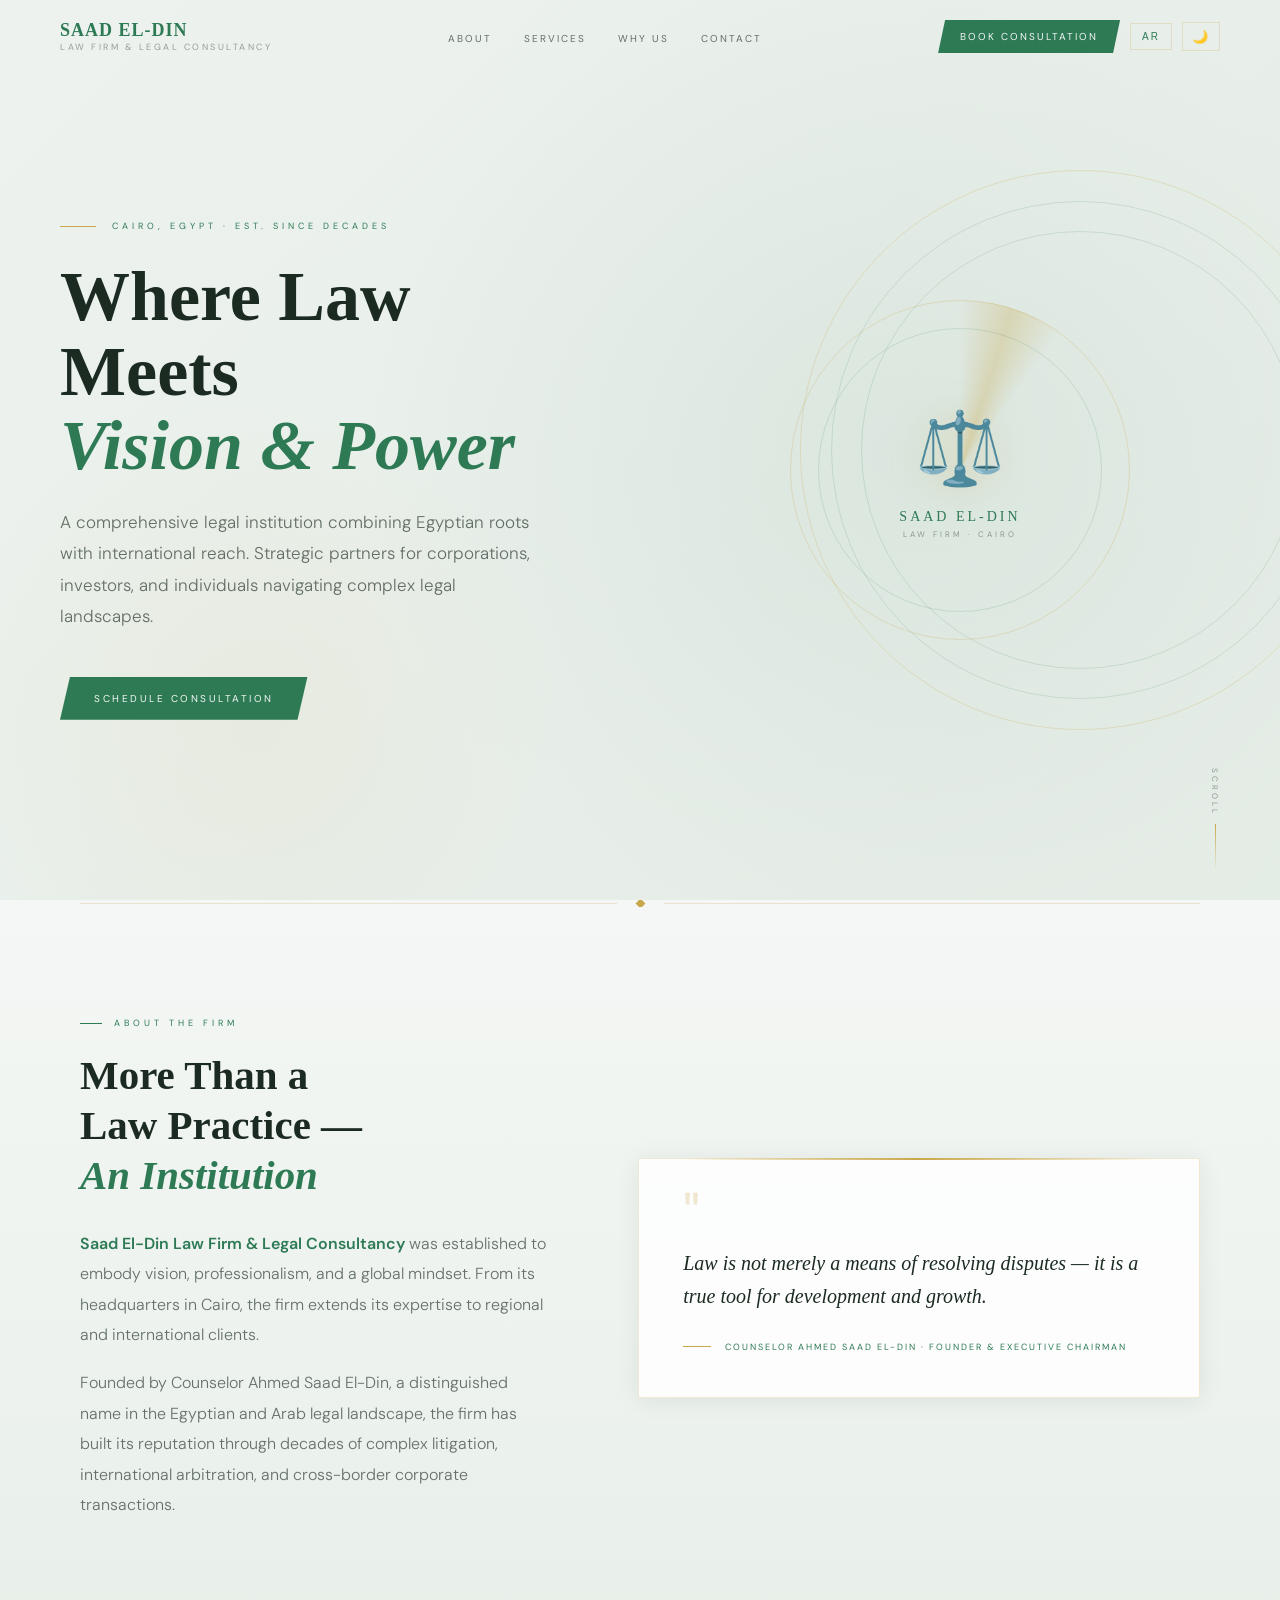
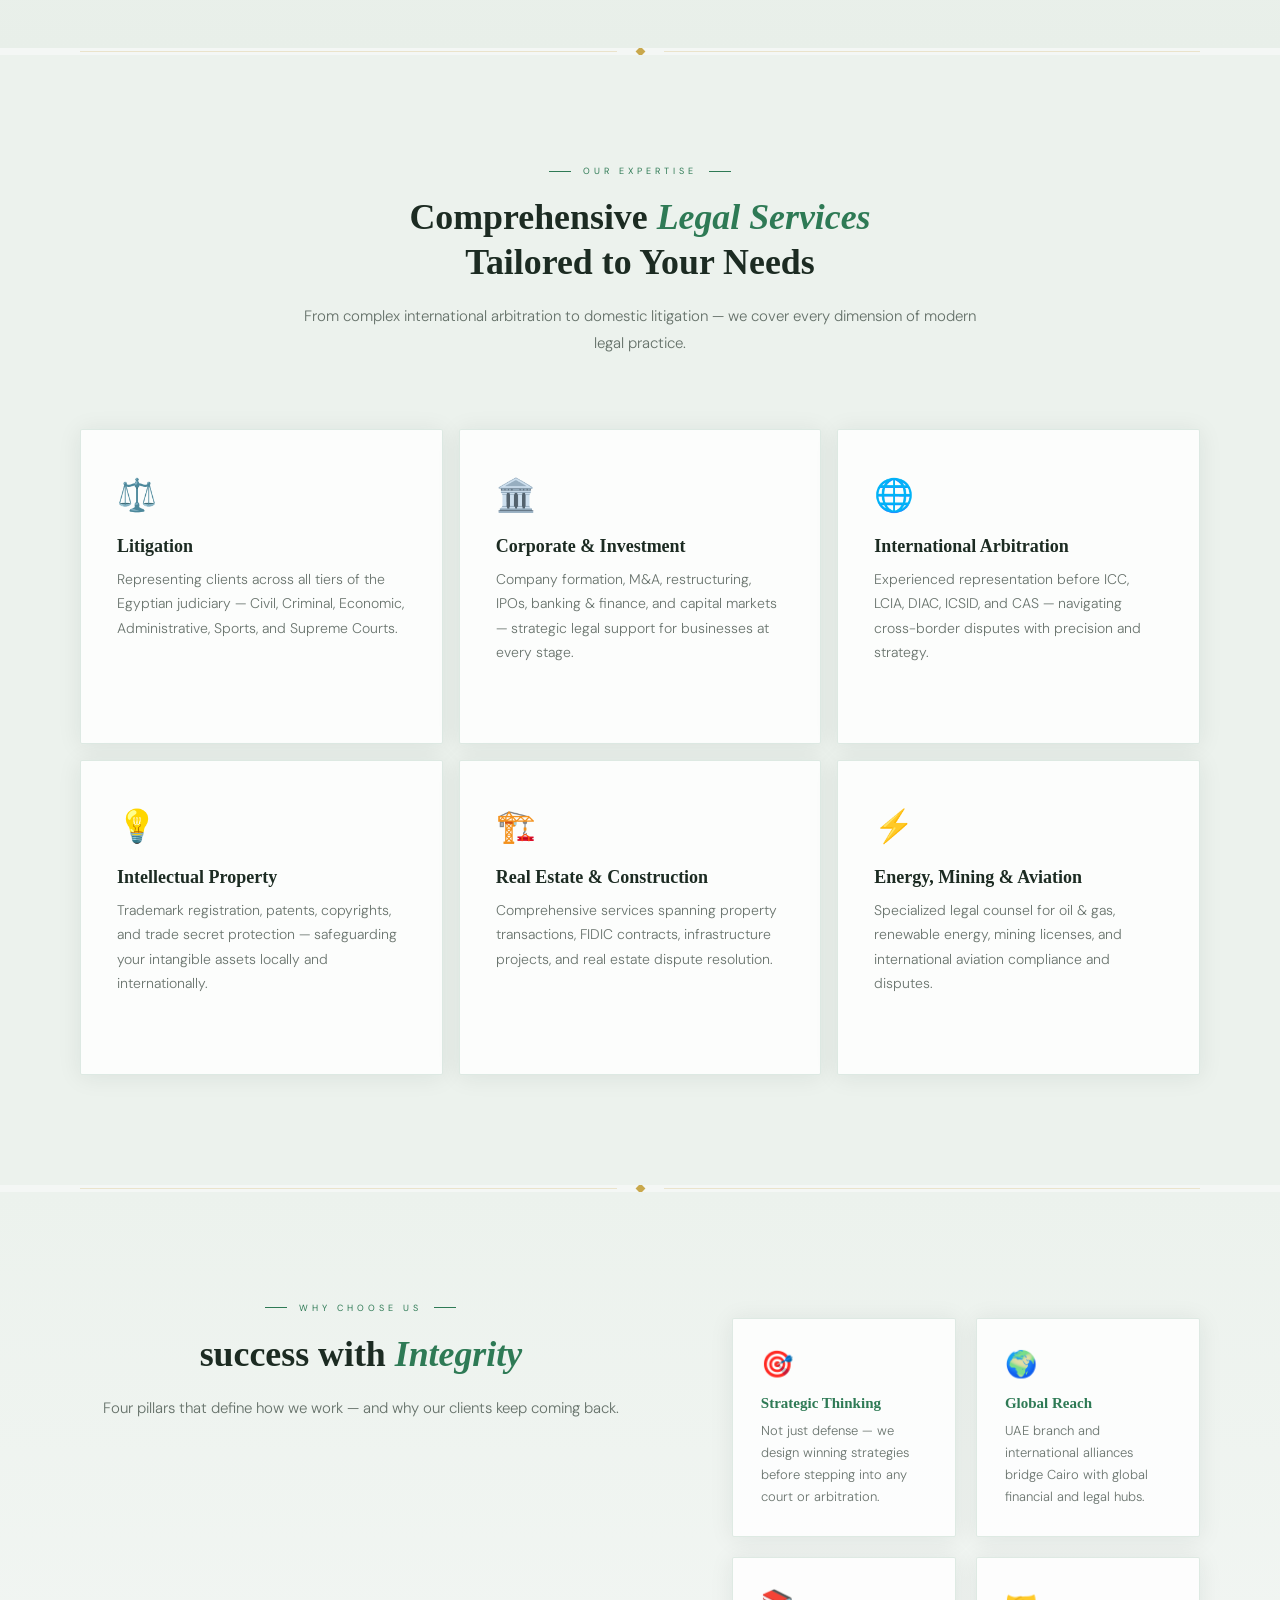
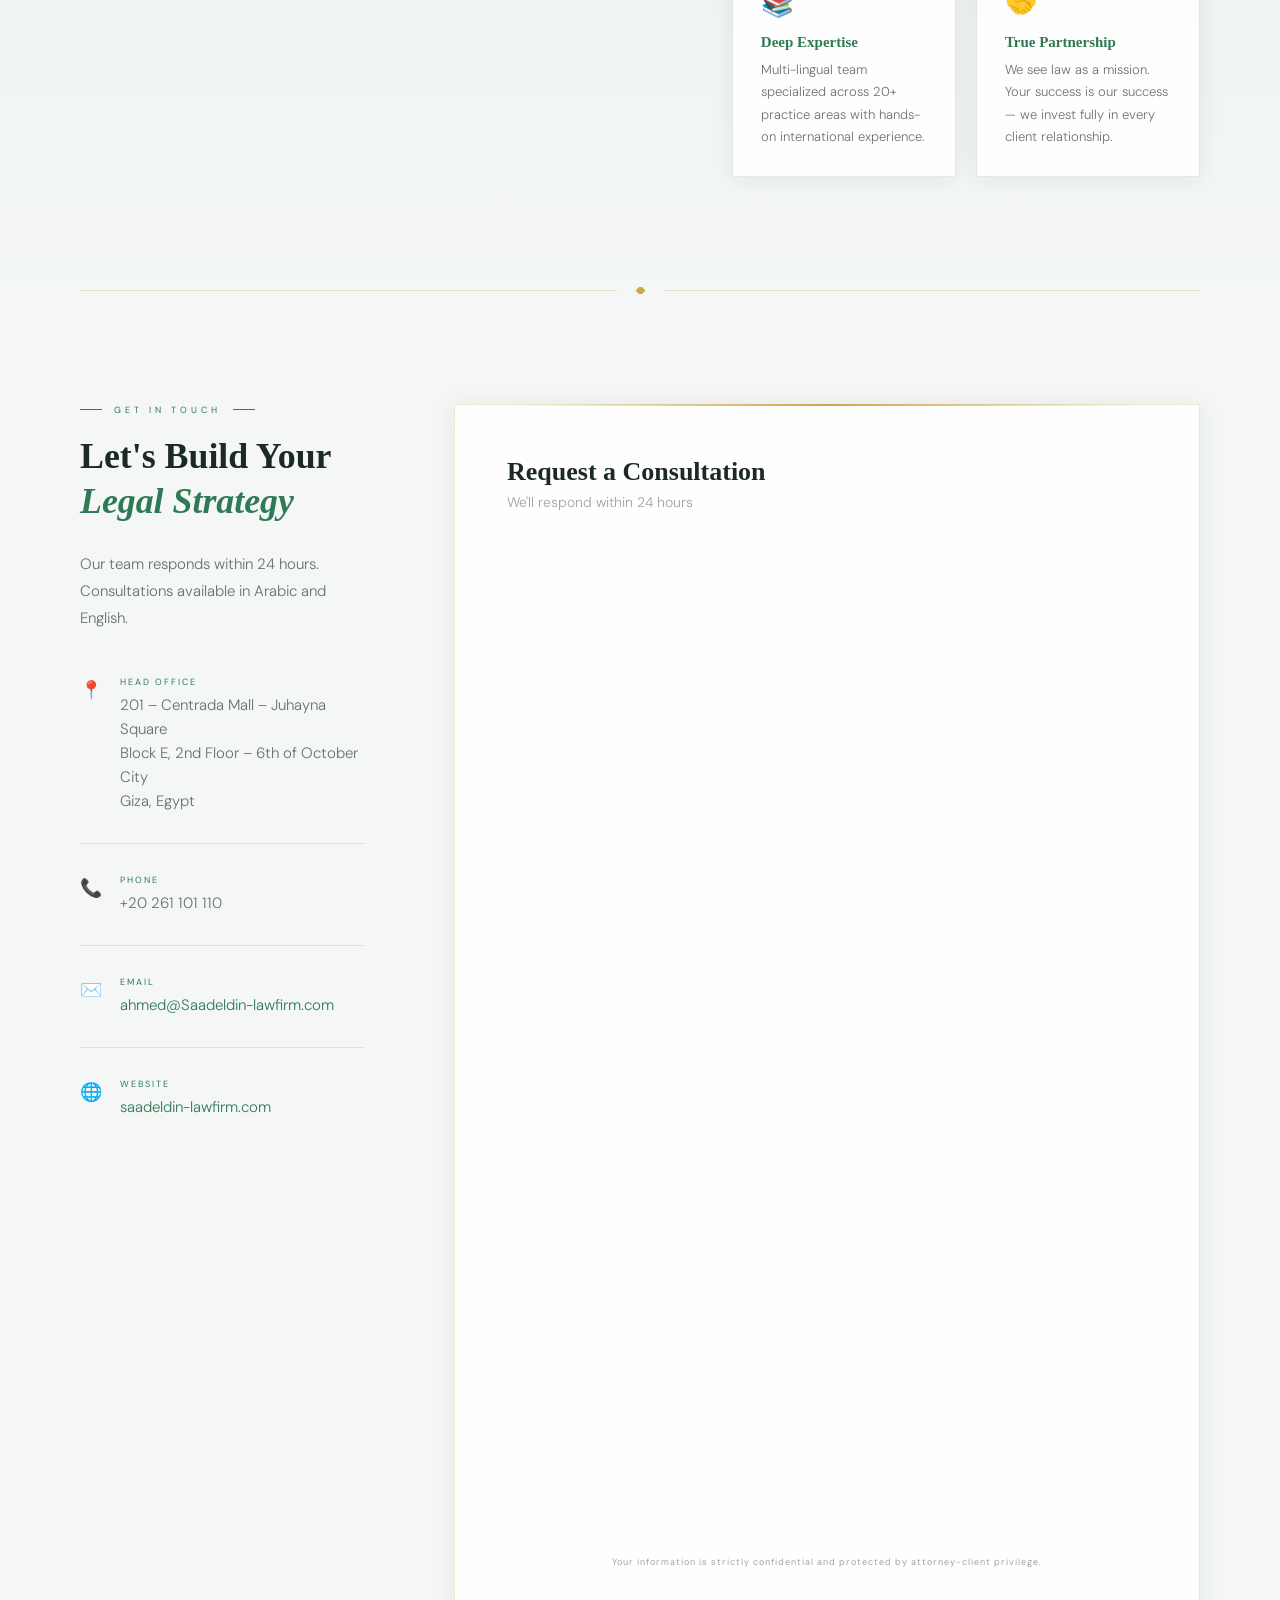
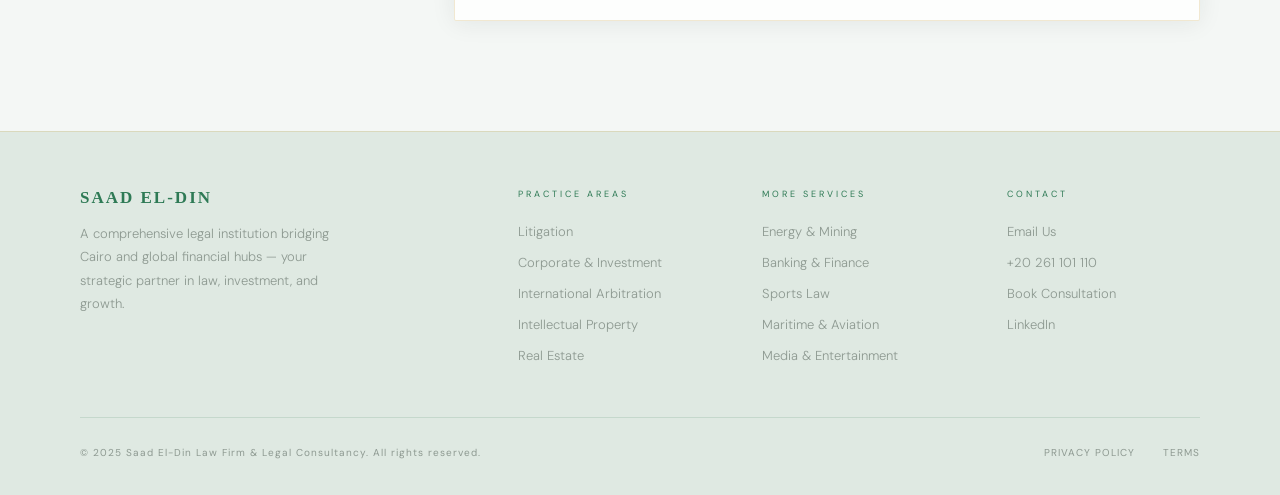
<file: index.html>
<!doctype html>
<html lang="en" dir="ltr" id="htmlRoot">
  <head>
    <meta charset="UTF-8" />
    <meta name="viewport" content="width=device-width, initial-scale=1.0" />
    <title
      data-en="Saad El-Din Law Firm & Legal Consultancy"
      data-ar="مكتب سعد الدين للمحاماة والاستشارات القانونية"
    >
      Saad El-Din Law Firm & Legal Consultancy
    </title>

    <link rel="preconnect" href="https://fonts.googleapis.com" />
    <link
      href="https://fonts.googleapis.com/css2?family=Playfair+Display:ital,wght@0,700;0,900;1,700&family=DM+Sans:wght@300;400;500;600&family=Cairo:wght@300;400;600;700;900&display=swap"
      rel="stylesheet"
    />

    <link rel="stylesheet" href="style.css" />
  </head>

  <body>
    <nav id="mainNav">
      <div class="nav-logo">
        <span class="firm" data-en="Saad El-Din" data-ar="سعد الدين"
          >Saad El-Din</span
        >
        <span
          class="tagline"
          data-en="Law Firm & Legal Consultancy"
          data-ar="مكتب محاماة واستشارات قانونية"
          >Law Firm & Legal Consultancy</span
        >
      </div>
      <ul class="nav-links">
        <li><a href="#about" data-en="About" data-ar="من نحن">About</a></li>
        <li>
          <a href="#services" data-en="Services" data-ar="خدماتنا">Services</a>
        </li>
        <li><a href="#why" data-en="Why Us" data-ar="لماذا نحن">Why Us</a></li>
        <li>
          <a href="#contact" data-en="Contact" data-ar="تواصل معنا">Contact</a>
        </li>
      </ul>
      <div class="nav-right">
        <a
          href="#contact"
          class="nav-cta"
          data-en="Book Consultation"
          data-ar="احجز استشارة"
          >Book Consultation</a
        >
        <button
          class="lang-toggle"
          id="langToggle"
          aria-label="Toggle Language"
        >
          <span class="lang-en">AR</span>
          <span class="lang-ar" style="display: none">EN</span>
        </button>
        <button class="theme-toggle" id="themeToggle" aria-label="Toggle Theme">
          <span class="theme-icon">🌙</span>
        </button>
      </div>
      <div class="nav-toggle" id="navToggle" aria-label="Menu">
        <span></span><span></span><span></span>
      </div>
    </nav>

    <!-- ═══ HERO ═══ -->
    <section class="hero" id="hero">
      <div class="hero-bg"></div>
      <div class="hero-ornament"></div>

      <div class="hero-left">
        <div class="hero-eyebrow">
          <div class="eyebrow-line"></div>
          <span
            class="eyebrow-text"
            data-en="Cairo, Egypt · Est. Since Decades"
            data-ar="القاهرة، مصر · تأسس منذ عقود"
            >Cairo, Egypt · Est. Since Decades</span
          >
        </div>
        <h1 class="hero-title">
          <span data-en="Where Law Meets" data-ar="حيث يلتقي القانون"
            >Where Law Meets</span
          ><br />
          <span
            class="accent"
            data-en="Vision &amp; Power"
            data-ar="الرؤية والقوة"
            >Vision &amp; Power</span
          >
        </h1>
        <p
          class="hero-desc"
          data-en="A comprehensive legal institution combining Egyptian roots with international reach. Strategic partners for corporations, investors, and individuals navigating complex legal landscapes."
          data-ar="مؤسسة قانونية شاملة تجمع بين الجذور المصرية والامتداد الدولي. شركاء استراتيجيون للشركات والمستثمرين والأفراد في التعامل مع المشهد القانوني المعقد."
        >
          A comprehensive legal institution combining Egyptian roots with
          international reach. Strategic partners for corporations, investors,
          and individuals navigating complex legal landscapes.
        </p>
        <div class="hero-actions">
          <a
            href="#contact"
            class="btn-primary"
            data-en="Schedule Consultation"
            data-ar="احجز موعد استشارة"
            >Schedule Consultation</a
          >
        </div>
      </div>

      <div class="hero-right">
        <div class="hero-emblem">
          <div class="emblem-ring"></div>
          <div class="emblem-ring-2"></div>
          <div class="emblem-inner">
            <div class="emblem-icon">⚖️</div>
            <div class="emblem-name" data-en="Saad El-Din" data-ar="سعد الدين">
              Saad El-Din
            </div>
            <div
              class="emblem-sub"
              data-en="Law Firm · Cairo"
              data-ar="مكتب محاماة · القاهرة"
            >
              Law Firm · Cairo
            </div>
          </div>
        </div>
      </div>

      <div class="scroll-hint">
        <span data-en="Scroll" data-ar="تمرير">Scroll</span>
        <div class="scroll-line"></div>
      </div>
    </section>

    <div class="section-divider">
      <div class="div-line"></div>
      <div class="div-ornament"></div>
      <div class="div-line"></div>
    </div>

    <!-- ═══ ABOUT ═══ -->
    <section class="about" id="about">
      <div class="about-inner">
        <div class="about-left reveal">
          <div class="about-label" data-en="About the Firm" data-ar="عن المكتب">
            About the Firm
          </div>
          <h2 class="about-heading">
            <span data-en="More Than a" data-ar="أكثر من مجرد">More Than a</span
            ><br />
            <span data-en="Law Practice —" data-ar="ممارسة قانونية —"
              >Law Practice —</span
            ><br />
            <em data-en="An Institution" data-ar="إنها مؤسسة"
              >An Institution</em
            >
          </h2>
          <p class="about-text">
            <strong
              data-en="Saad El-Din Law Firm &amp; Legal Consultancy"
              data-ar="مكتب سعد الدين للمحاماة والاستشارات القانونية"
              >Saad El-Din Law Firm &amp; Legal Consultancy</strong
            >
            <span
              data-en=" was established to embody vision, professionalism, and a global mindset. From its headquarters in Cairo, the firm extends its expertise to regional and international clients."
              data-ar=" تأسس ليجسّد الرؤية والاحترافية والعقلية العالمية. من مقره الرئيسي في القاهرة، يمد المكتب خبرته إلى العملاء الإقليميين والدوليين."
            >
              was established to embody vision, professionalism, and a global
              mindset. From its headquarters in Cairo, the firm extends its
              expertise to regional and international clients.</span
            >
          </p>
          <p
            class="about-text"
            data-en="Founded by Counselor Ahmed Saad El-Din, a distinguished name in the Egyptian and Arab legal landscape, the firm has built its reputation through decades of complex litigation, international arbitration, and cross-border corporate transactions."
            data-ar="أسسه المستشار أحمد سعد الدين، الاسم البارز في المشهد القانوني المصري والعربي، وقد بنى المكتب سمعته عبر عقود من التقاضي المعقد والتحكيم الدولي والمعاملات التجارية العابرة للحدود."
          >
            Founded by Counselor Ahmed Saad El-Din, a distinguished name in the
            Egyptian and Arab legal landscape, the firm has built its reputation
            through decades of complex litigation, international arbitration,
            and cross-border corporate transactions.
          </p>
        </div>
        <div class="about-right reveal reveal-delay-2">
          <div class="about-card">
            <span class="about-quote-mark">"</span>
            <p
              class="about-quote"
              data-en="Law is not merely a means of resolving disputes — it is a true tool for development and growth."
              data-ar="القانون ليس مجرد وسيلة لحل النزاعات — إنه أداة حقيقية للتنمية والنمو."
            >
              Law is not merely a means of resolving disputes — it is a true
              tool for development and growth.
            </p>
            <div class="about-sig">
              <div class="sig-line"></div>
              <span
                class="sig-name"
                data-en="Counselor Ahmed Saad El-Din · Founder &amp; Executive Chairman"
                data-ar="المستشار أحمد سعد الدين · المؤسس والرئيس التنفيذي"
              >
                Counselor Ahmed Saad El-Din · Founder &amp; Executive Chairman
              </span>
            </div>
          </div>
        </div>
      </div>
    </section>

    <div class="section-divider">
      <div class="div-line"></div>
      <div class="div-ornament"></div>
      <div class="div-line"></div>
    </div>

    <!-- ═══ SERVICES ═══ -->
    <section class="services" id="services">
      <div class="section-header reveal">
        <div class="section-label" data-en="Our Expertise" data-ar="خبرتنا">
          Our Expertise
        </div>
        <h2 class="section-title">
          <span data-en="Comprehensive" data-ar="خدمات قانونية"
            >Comprehensive</span
          >
          <em data-en="Legal Services" data-ar="شاملة">Legal Services</em><br />
          <span data-en="Tailored to Your Needs" data-ar="مصممة لاحتياجاتك"
            >Tailored to Your Needs</span
          >
        </h2>
        <p
          class="section-desc"
          data-en="From complex international arbitration to domestic litigation — we cover every dimension of modern legal practice."
          data-ar="من التحكيم الدولي المعقد إلى التقاضي المحلي — نغطي كل أبعاد الممارسة القانونية الحديثة."
        >
          From complex international arbitration to domestic litigation — we
          cover every dimension of modern legal practice.
        </p>
      </div>
      <div class="services-grid">
        <div class="service-card reveal reveal-delay-1">
          <span class="service-icon">⚖️</span>
          <h3 class="service-name" data-en="Litigation" data-ar="التقاضي">
            Litigation
          </h3>
          <p
            class="service-desc"
            data-en="Representing clients across all tiers of the Egyptian judiciary — Civil, Criminal, Economic, Administrative, Sports, and Supreme Courts."
            data-ar="تمثيل العملاء في جميع درجات القضاء المصري — المدني والجنائي والاقتصادي والإداري والرياضي والمحكمة العليا."
          >
            Representing clients across all tiers of the Egyptian judiciary —
            Civil, Criminal, Economic, Administrative, Sports, and Supreme
            Courts.
          </p>
          <a
            href="#contact"
            class="service-link"
            data-en="Consult Now"
            data-ar="استشر الآن"
            >Consult Now</a
          >
        </div>
        <div class="service-card reveal reveal-delay-2">
          <span class="service-icon">🏛️</span>
          <h3
            class="service-name"
            data-en="Corporate &amp; Investment"
            data-ar="الشركات والاستثمار"
          >
            Corporate &amp; Investment
          </h3>
          <p
            class="service-desc"
            data-en="Company formation, M&amp;A, restructuring, IPOs, banking &amp; finance, and capital markets — strategic legal support for businesses at every stage."
            data-ar="تأسيس الشركات والاندماجات والاستحواذات وإعادة الهيكلة والاكتتابات والمصارف والأسواق المالية — دعم قانوني استراتيجي في كل مرحلة."
          >
            Company formation, M&amp;A, restructuring, IPOs, banking &amp;
            finance, and capital markets — strategic legal support for
            businesses at every stage.
          </p>
          <a
            href="#contact"
            class="service-link"
            data-en="Consult Now"
            data-ar="استشر الآن"
            >Consult Now</a
          >
        </div>
        <div class="service-card reveal reveal-delay-3">
          <span class="service-icon">🌐</span>
          <h3
            class="service-name"
            data-en="International Arbitration"
            data-ar="التحكيم الدولي"
          >
            International Arbitration
          </h3>
          <p
            class="service-desc"
            data-en="Experienced representation before ICC, LCIA, DIAC, ICSID, and CAS — navigating cross-border disputes with precision and strategy."
            data-ar="تمثيل متمرس أمام ICC وLCIA وDIAC وICSID وCAS — التعامل مع النزاعات العابرة للحدود بدقة واستراتيجية."
          >
            Experienced representation before ICC, LCIA, DIAC, ICSID, and CAS —
            navigating cross-border disputes with precision and strategy.
          </p>
          <a
            href="#contact"
            class="service-link"
            data-en="Consult Now"
            data-ar="استشر الآن"
            >Consult Now</a
          >
        </div>
        <div class="service-card reveal reveal-delay-1">
          <span class="service-icon">💡</span>
          <h3
            class="service-name"
            data-en="Intellectual Property"
            data-ar="الملكية الفكرية"
          >
            Intellectual Property
          </h3>
          <p
            class="service-desc"
            data-en="Trademark registration, patents, copyrights, and trade secret protection — safeguarding your intangible assets locally and internationally."
            data-ar="تسجيل العلامات التجارية وبراءات الاختراع وحقوق النشر وحماية الأسرار التجارية — حماية أصولك غير الملموسة محلياً ودولياً."
          >
            Trademark registration, patents, copyrights, and trade secret
            protection — safeguarding your intangible assets locally and
            internationally.
          </p>
          <a
            href="#contact"
            class="service-link"
            data-en="Consult Now"
            data-ar="استشر الآن"
            >Consult Now</a
          >
        </div>
        <div class="service-card reveal reveal-delay-2">
          <span class="service-icon">🏗️</span>
          <h3
            class="service-name"
            data-en="Real Estate &amp; Construction"
            data-ar="العقارات والبناء"
          >
            Real Estate &amp; Construction
          </h3>
          <p
            class="service-desc"
            data-en="Comprehensive services spanning property transactions, FIDIC contracts, infrastructure projects, and real estate dispute resolution."
            data-ar="خدمات شاملة تشمل المعاملات العقارية وعقود فيديك ومشاريع البنية التحتية وتسوية النزاعات العقارية."
          >
            Comprehensive services spanning property transactions, FIDIC
            contracts, infrastructure projects, and real estate dispute
            resolution.
          </p>
          <a
            href="#contact"
            class="service-link"
            data-en="Consult Now"
            data-ar="استشر الآن"
            >Consult Now</a
          >
        </div>
        <div class="service-card reveal reveal-delay-3">
          <span class="service-icon">⚡</span>
          <h3
            class="service-name"
            data-en="Energy, Mining &amp; Aviation"
            data-ar="الطاقة والتعدين والطيران"
          >
            Energy, Mining &amp; Aviation
          </h3>
          <p
            class="service-desc"
            data-en="Specialized legal counsel for oil &amp; gas, renewable energy, mining licenses, and international aviation compliance and disputes."
            data-ar="مشورة قانونية متخصصة في النفط والغاز والطاقة المتجددة وتراخيص التعدين والامتثال والنزاعات في مجال الطيران الدولي."
          >
            Specialized legal counsel for oil &amp; gas, renewable energy,
            mining licenses, and international aviation compliance and disputes.
          </p>
          <a
            href="#contact"
            class="service-link"
            data-en="Consult Now"
            data-ar="استشر الآن"
            >Consult Now</a
          >
        </div>
      </div>
    </section>

    <div class="section-divider">
      <div class="div-line"></div>
      <div class="div-ornament"></div>
      <div class="div-line"></div>
    </div>

    <!-- ═══ WHY US ═══ -->
    <section class="why" id="why">
      <div class="why-inner">
        <!-- Centered header — same pattern as Services -->
        <div class="why-header section-header reveal">
          <div
            class="section-label"
            data-en="Why Choose Us"
            data-ar="لماذا تختارنا"
          >
            Why Choose Us
          </div>
          <h2 class="section-title">
            <span data-en="Success Built on" data-ar="نجاح مبني على"
              >success with</span
            >
            <em data-en="Integrity" data-ar="النزاهة"> Integrity</em>
          </h2>
          <p
            class="section-desc"
            data-en="Four pillars that define how we work — and why our clients keep coming back."
            data-ar="أربعة ركائز تحدد طريقة عملنا — ولماذا يعود إلينا عملاؤنا."
          >
            Four pillars that define how we work — and why our clients keep
            coming back.
          </p>
        </div>

        <!-- Full-width 4-card row -->
        <div class="why-features">
          <div class="why-item reveal reveal-delay-1">
            <span class="why-item-icon">🎯</span>
            <h4
              class="why-item-title"
              data-en="Strategic Thinking"
              data-ar="التفكير الاستراتيجي"
            >
              Strategic Thinking
            </h4>
            <p
              class="why-item-text"
              data-en="Not just defense — we design winning strategies before stepping into any court or arbitration."
              data-ar="ليس مجرد دفاع — نصمم استراتيجيات رابحة قبل الدخول في أي محكمة أو تحكيم."
            >
              Not just defense — we design winning strategies before stepping
              into any court or arbitration.
            </p>
          </div>
          <div class="why-item reveal reveal-delay-2">
            <span class="why-item-icon">🌍</span>
            <h4
              class="why-item-title"
              data-en="Global Reach"
              data-ar="الانتشار العالمي"
            >
              Global Reach
            </h4>
            <p
              class="why-item-text"
              data-en="UAE branch and international alliances bridge Cairo with global financial and legal hubs."
              data-ar="فرع الإمارات والتحالفات الدولية تربط القاهرة بالمراكز المالية والقانونية العالمية."
            >
              UAE branch and international alliances bridge Cairo with global
              financial and legal hubs.
            </p>
          </div>
          <div class="why-item reveal reveal-delay-3">
            <span class="why-item-icon">📚</span>
            <h4
              class="why-item-title"
              data-en="Deep Expertise"
              data-ar="خبرة عميقة"
            >
              Deep Expertise
            </h4>
            <p
              class="why-item-text"
              data-en="Multi-lingual team specialized across 20+ practice areas with hands-on international experience."
              data-ar="فريق متعدد اللغات متخصص في أكثر من 20 مجال ممارسة مع خبرة دولية عملية."
            >
              Multi-lingual team specialized across 20+ practice areas with
              hands-on international experience.
            </p>
          </div>
          <div class="why-item reveal reveal-delay-4">
            <span class="why-item-icon">🤝</span>
            <h4
              class="why-item-title"
              data-en="True Partnership"
              data-ar="شراكة حقيقية"
            >
              True Partnership
            </h4>
            <p
              class="why-item-text"
              data-en="We see law as a mission. Your success is our success — we invest fully in every client relationship."
              data-ar="نرى القانون رسالة. نجاحك هو نجاحنا — نستثمر بالكامل في كل علاقة مع عميل."
            >
              We see law as a mission. Your success is our success — we invest
              fully in every client relationship.
            </p>
          </div>
        </div>
      </div>
    </section>

    <div class="section-divider">
      <div class="div-line"></div>
      <div class="div-ornament"></div>
      <div class="div-line"></div>
    </div>

    <!-- ═══ CONTACT ═══ -->
    <section class="contact" id="contact">
      <div class="contact-inner">
        <div class="contact-info reveal">
          <div
            class="section-label"
            style="justify-content: flex-start"
            data-en="Get in Touch"
            data-ar="تواصل معنا"
          >
            Get in Touch
          </div>
          <h2
            class="section-title"
            style="text-align: left; margin-bottom: 28px"
          >
            <span data-en="Let's Build Your" data-ar="لنبني"
              >Let's Build Your</span
            ><br />
            <em data-en="Legal Strategy" data-ar="استراتيجيتك القانونية"
              >Legal Strategy</em
            >
          </h2>
          <p
            class="section-desc"
            style="text-align: left; margin-bottom: 44px"
            data-en="Our team responds within 24 hours. Consultations available in Arabic and English."
            data-ar="يرد فريقنا خلال 24 ساعة. الاستشارات متاحة باللغتين العربية والإنجليزية."
          >
            Our team responds within 24 hours. Consultations available in Arabic
            and English.
          </p>
          <div class="contact-detail">
            <span class="detail-icon">📍</span>
            <div>
              <div
                class="detail-label"
                data-en="Head Office"
                data-ar="المقر الرئيسي"
              >
                Head Office
              </div>
              <div
                class="detail-value"
                data-en="201 – Centrada Mall – Juhayna Square<br/>Block E, 2nd Floor – 6th of October City<br/>Giza, Egypt"
                data-ar="201 – سنترادا مول – ميدان الجهينة<br/>الكتلة E، الطابق الثاني – مدينة 6 أكتوبر<br/>الجيزة، مصر"
              >
                201 – Centrada Mall – Juhayna Square<br />Block E, 2nd Floor –
                6th of October City<br />Giza, Egypt
              </div>
            </div>
          </div>
          <div class="contact-detail">
            <span class="detail-icon">📞</span>
            <div>
              <div class="detail-label" data-en="Phone" data-ar="الهاتف">
                Phone
              </div>
              <div class="detail-value">+20 261 101 110</div>
            </div>
          </div>
          <div class="contact-detail">
            <span class="detail-icon">✉️</span>
            <div>
              <div
                class="detail-label"
                data-en="Email"
                data-ar="البريد الإلكتروني"
              >
                Email
              </div>
              <div class="detail-value">
                <a href="mailto:ahmed@Saadeldin-lawfirm.com"
                  >ahmed@Saadeldin-lawfirm.com</a
                >
              </div>
            </div>
          </div>
          <div class="contact-detail">
            <span class="detail-icon">🌐</span>
            <div>
              <div
                class="detail-label"
                data-en="Website"
                data-ar="الموقع الإلكتروني"
              >
                Website
              </div>
              <div class="detail-value">
                <a href="http://saadeldin-lawfirm.com/"
                  >saadeldin-lawfirm.com</a
                >
              </div>
            </div>
          </div>
        </div>

        <div class="contact-form reveal reveal-delay-2">
          <h3
            class="form-title"
            data-en="Request a Consultation"
            data-ar="طلب استشارة"
          >
            Request a Consultation
          </h3>
          <p
            class="form-sub"
            data-en="We'll respond within 24 hours"
            data-ar="سنرد خلال 24 ساعة"
          >
            We'll respond within 24 hours
          </p>
          <div class="gform-wrapper" id="gformWrapper">
            <div class="iframe-scaler" id="iframeScaler">
              <iframe
                id="gformIframe"
                src="https://docs.google.com/forms/d/e/1FAIpQLSe2ziIy9a_SwsqQf0JlSyF8yDg_abCxzL_OJY_IWAMuG82KZA/viewform?embedded=true"
                width="640"
                height="1127"
                frameborder="0"
                marginheight="0"
                marginwidth="0"
                title="Consultation Request Form"
                >Loading…</iframe
              >
            </div>
          </div>
          <p
            class="form-note"
            data-en="Your information is strictly confidential and protected by attorney-client privilege."
            data-ar="معلوماتك سرية تماماً ومحمية بموجب امتياز المحامي والموكل."
          >
            Your information is strictly confidential and protected by
            attorney-client privilege.
          </p>
        </div>
      </div>
    </section>

    <!-- ═══ FOOTER ═══ -->
    <footer>
      <div class="footer-inner">
        <div class="footer-brand">
          <span class="firm-name" data-en="Saad El-Din" data-ar="سعد الدين"
            >Saad El-Din</span
          >
          <p
            data-en="A comprehensive legal institution bridging Cairo and global financial hubs — your strategic partner in law, investment, and growth."
            data-ar="مؤسسة قانونية شاملة تجمع بين القاهرة والمراكز المالية العالمية — شريكك الاستراتيجي في القانون والاستثمار والنمو."
          >
            A comprehensive legal institution bridging Cairo and global
            financial hubs — your strategic partner in law, investment, and
            growth.
          </p>
        </div>
        <div>
          <div
            class="footer-col-title"
            data-en="Practice Areas"
            data-ar="مجالات الممارسة"
          >
            Practice Areas
          </div>
          <ul class="footer-links">
            <li>
              <a href="#services" data-en="Litigation" data-ar="التقاضي"
                >Litigation</a
              >
            </li>
            <li>
              <a
                href="#services"
                data-en="Corporate &amp; Investment"
                data-ar="الشركات والاستثمار"
                >Corporate &amp; Investment</a
              >
            </li>
            <li>
              <a
                href="#services"
                data-en="International Arbitration"
                data-ar="التحكيم الدولي"
                >International Arbitration</a
              >
            </li>
            <li>
              <a
                href="#services"
                data-en="Intellectual Property"
                data-ar="الملكية الفكرية"
                >Intellectual Property</a
              >
            </li>
            <li>
              <a href="#services" data-en="Real Estate" data-ar="العقارات"
                >Real Estate</a
              >
            </li>
          </ul>
        </div>
        <div>
          <div
            class="footer-col-title"
            data-en="More Services"
            data-ar="خدمات إضافية"
          >
            More Services
          </div>
          <ul class="footer-links">
            <li>
              <a
                href="#services"
                data-en="Energy &amp; Mining"
                data-ar="الطاقة والتعدين"
                >Energy &amp; Mining</a
              >
            </li>
            <li>
              <a
                href="#services"
                data-en="Banking &amp; Finance"
                data-ar="المصارف والتمويل"
                >Banking &amp; Finance</a
              >
            </li>
            <li>
              <a href="#services" data-en="Sports Law" data-ar="قانون الرياضة"
                >Sports Law</a
              >
            </li>
            <li>
              <a
                href="#services"
                data-en="Maritime &amp; Aviation"
                data-ar="الملاحة والطيران"
                >Maritime &amp; Aviation</a
              >
            </li>
            <li>
              <a
                href="#services"
                data-en="Media &amp; Entertainment"
                data-ar="الإعلام والترفيه"
                >Media &amp; Entertainment</a
              >
            </li>
          </ul>
        </div>
        <div>
          <div class="footer-col-title" data-en="Contact" data-ar="تواصل">
            Contact
          </div>
          <ul class="footer-links">
            <li>
              <a
                href="mailto:ahmed@Saadeldin-lawfirm.com"
                data-en="Email Us"
                data-ar="راسلنا"
                >Email Us</a
              >
            </li>
            <li><a href="tel:+20261101110">+20 261 101 110</a></li>
            <li>
              <a
                href="#contact"
                data-en="Book Consultation"
                data-ar="احجز استشارة"
                >Book Consultation</a
              >
            </li>
            <li>
              <a
                href="https://www.linkedin.com/company/saad-el-din-law-firm/?originalSubdomain=eg"
                data-en="LinkedIn"
                data-ar="لينكد إن"
                >LinkedIn</a
              >
            </li>
          </ul>
        </div>
      </div>
      <div class="footer-bottom">
        <span
          class="footer-copy"
          data-en="© 2025 Saad El-Din Law Firm &amp; Legal Consultancy. All rights reserved."
          data-ar="© 2025 مكتب سعد الدين للمحاماة والاستشارات القانونية. جميع الحقوق محفوظة."
        >
          © 2025 Saad El-Din Law Firm &amp; Legal Consultancy. All rights
          reserved.
        </span>
        <div class="footer-bottom-links">
          <a href="#" data-en="Privacy Policy" data-ar="سياسة الخصوصية"
            >Privacy Policy</a
          >
          <a href="#" data-en="Terms" data-ar="الشروط والأحكام">Terms</a>
        </div>
      </div>
    </footer>

    <script src="script.js"></script>
  </body>
</html>
</file>
<file: style.css>
@import url("https://fonts.googleapis.com/css2?family=Playfair+Display:ital,wght@0,700;0,900;1,700&family=DM+Sans:wght@300;400;500;600&family=Cairo:wght@300;400;600;700;900&display=swap");

:root {
  /* ── LIGHT MODE (default) ── */
  --bg-page: #f4f7f5;
  --bg-alt: #e8efe9;
  --bg-card: rgba(255, 255, 255, 0.82);
  --bg-card-hover: rgba(255, 255, 255, 0.97);
  --bg-section: #ecf2ed;
  --bg-footer: #dfe9e2;

  --gold: #2e7a55;
  --gold-light: #3a9468;
  --gold-dark: #245c3f;
  --gold-accent: #c9a84c; /* real gold used sparingly for ornaments */

  --text-primary: #1c2b22;
  --text-secondary: rgba(28, 43, 34, 0.65);
  --text-muted: rgba(28, 43, 34, 0.42);
  --text-inverse: #f4f7f5;

  --border: rgba(46, 122, 85, 0.15);
  --border-gold: rgba(201, 168, 76, 0.25);

  --nav-bg: rgba(244, 247, 245, 0.96);
  --nav-border: rgba(46, 122, 85, 0.12);

  --hero-bg-1: #edf2ee;
  --hero-bg-2: #e4ece6;

  --shadow-card: 0 2px 24px rgba(28, 43, 34, 0.08);
  --shadow-hover: 0 8px 40px rgba(28, 43, 34, 0.14);
}

/* ── DARK MODE (toggled) ── */
body.dark-theme {
  --bg-page: #0d2b1a;
  --bg-alt: #0f2d1c;
  --bg-card: rgba(26, 71, 49, 0.25);
  --bg-card-hover: rgba(26, 71, 49, 0.45);
  --bg-section: #0f2d1c;
  --bg-footer: #0d2b1a;

  --gold: #c9a84c;
  --gold-light: #e0c068;
  --gold-dark: #9a7a2a;
  --gold-accent: #c9a84c;

  --text-primary: #f4f7f5;
  --text-secondary: rgba(248, 244, 237, 0.65);
  --text-muted: rgba(248, 244, 237, 0.35);
  --text-inverse: #0d2b1a;

  --border: rgba(201, 168, 76, 0.12);
  --border-gold: rgba(201, 168, 76, 0.2);

  --nav-bg: rgba(13, 27, 26, 0.96);
  --nav-border: rgba(201, 168, 76, 0.18);

  --hero-bg-1: #0d2b1a;
  --hero-bg-2: #0a2015;

  --shadow-card: 0 2px 24px rgba(0, 0, 0, 0.3);
  --shadow-hover: 0 8px 40px rgba(0, 0, 0, 0.45);
}

/* ── RESET ── */
*,
*::before,
*::after {
  box-sizing: border-box;
  margin: 0;
  padding: 0;
}
html {
  scroll-behavior: smooth;
}

body {
  font-family: "DM Sans", sans-serif;
  background: var(--bg-page);
  color: var(--text-primary);
  overflow-x: hidden;
  transition:
    background 0.4s,
    color 0.4s;
}

body::before {
  content: "";
  position: fixed;
  inset: 0;
  background-image: url("data:image/svg+xml,%3Csvg viewBox='0 0 256 256' xmlns='http://www.w3.org/2000/svg'%3E%3Cfilter id='n'%3E%3CfeTurbulence type='fractalNoise' baseFrequency='0.9' numOctaves='4' stitchTiles='stitch'/%3E%3C/filter%3E%3Crect width='100%25' height='100%25' filter='url(%23n)' opacity='0.035'/%3E%3C/svg%3E");
  pointer-events: none;
  z-index: 0;
  opacity: 0.35;
}

/* ════════════════════════════════
   NAV
════════════════════════════════ */
nav {
  position: fixed;
  top: 0;
  left: 0;
  right: 0;
  z-index: 100;
  padding: 20px 60px;
  display: flex;
  align-items: center;
  justify-content: space-between;
  transition:
    background 0.4s,
    padding 0.4s,
    box-shadow 0.4s;
}
nav.scrolled {
  background: var(--nav-bg);
  backdrop-filter: blur(14px);
  padding: 12px 60px;
  border-bottom: 1px solid var(--nav-border);
  box-shadow: 0 2px 20px rgba(0, 0, 0, 0.06);
}

.nav-logo {
  display: flex;
  flex-direction: column;
  line-height: 1;
}
.nav-logo .firm {
  font-family: "Roboto", serif;
  font-size: 18px;
  font-weight: 900;
  letter-spacing: 1px;
  color: var(--gold);
  text-transform: uppercase;
}
.nav-logo .tagline {
  font-size: 9px;
  letter-spacing: 2.5px;
  color: var(--text-muted);
  text-transform: uppercase;
  margin-top: 4px;
}

.nav-links {
  display: flex;
  gap: 32px;
  list-style: none;
}
.nav-links a {
  font-size: 10px;
  letter-spacing: 2px;
  text-transform: uppercase;
  color: var(--text-secondary);
  text-decoration: none;
  transition: color 0.25s;
  position: relative;
}
.nav-links a::after {
  content: "";
  position: absolute;
  bottom: -3px;
  left: 0;
  right: 100%;
  height: 1px;
  background: var(--gold);
  transition: right 0.3s;
}
.nav-links a:hover {
  color: var(--gold);
}
.nav-links a:hover::after {
  right: 0;
}

.nav-right {
  display: flex;
  align-items: center;
  gap: 10px;
}

.nav-cta {
  font-size: 10px;
  letter-spacing: 2px;
  text-transform: uppercase;
  color: var(--text-inverse);
  background: var(--gold);
  padding: 10px 22px;
  text-decoration: none;
  transition:
    background 0.3s,
    transform 0.2s;
  clip-path: polygon(7px 0%, 100% 0%, calc(100% - 7px) 100%, 0% 100%);
  white-space: nowrap;
}
.nav-cta:hover {
  background: var(--gold-light);
  transform: translateY(-1px);
}

.lang-toggle,
.theme-toggle {
  background: transparent;
  border: 1px solid var(--border-gold);
  color: var(--gold);
  font-family: "Roboto", sans-serif;
  font-size: 10px;
  letter-spacing: 2px;
  cursor: pointer;
  padding: 7px 11px;
  transition: all 0.3s;
  white-space: nowrap;
}
.lang-toggle:hover,
.theme-toggle:hover {
  background: rgba(201, 168, 76, 0.1);
  border-color: var(--gold);
}
.theme-toggle {
  font-size: 13px;
  padding: 6px 9px;
}

/* Mobile hamburger */
.nav-toggle {
  display: none;
  flex-direction: column;
  gap: 5px;
  cursor: pointer;
  padding: 4px;
  flex-shrink: 0;
}
.nav-toggle span {
  width: 22px;
  height: 1.5px;
  background: var(--gold);
  transition: 0.3s;
  display: block;
}

/* ════════════════════════════════
   HERO
════════════════════════════════ */
.hero {
  position: relative;
  min-height: 100vh;
  display: grid;
  grid-template-columns: 1fr 1fr;
  align-items: center;
  overflow: hidden;
}
.hero-bg {
  position: absolute;
  inset: 0;
  background:
    radial-gradient(
      ellipse 60% 80% at 70% 50%,
      rgba(46, 122, 85, 0.07) 0%,
      transparent 70%
    ),
    radial-gradient(
      ellipse 40% 60% at 20% 80%,
      rgba(201, 168, 76, 0.07) 0%,
      transparent 60%
    ),
    linear-gradient(135deg, var(--hero-bg-1) 0%, var(--hero-bg-2) 100%);
}
body.dark-theme .hero-bg {
  background:
    radial-gradient(
      ellipse 60% 80% at 70% 50%,
      rgba(26, 71, 49, 0.6) 0%,
      transparent 70%
    ),
    radial-gradient(
      ellipse 40% 60% at 20% 80%,
      rgba(201, 168, 76, 0.08) 0%,
      transparent 60%
    ),
    linear-gradient(135deg, var(--hero-bg-1) 0%, var(--hero-bg-2) 100%);
}

.hero-ornament {
  position: absolute;
  right: -80px;
  top: 50%;
  transform: translateY(-50%);
  width: 560px;
  height: 560px;
  border: 1px solid var(--border-gold);
  border-radius: 50%;
}
.hero-ornament::before {
  content: "";
  position: absolute;
  inset: 30px;
  border: 1px solid var(--border);
  border-radius: 50%;
}
.hero-ornament::after {
  content: "";
  position: absolute;
  inset: 60px;
  border: 1px solid var(--border);
  border-radius: 50%;
}

.hero-left {
  position: relative;
  z-index: 2;
  padding: 140px 60px 100px;
}
.hero-eyebrow {
  display: flex;
  align-items: center;
  gap: 16px;
  margin-bottom: 28px;
  opacity: 0;
  animation: fadeUp 0.8s 0.2s forwards;
}
.eyebrow-line {
  width: 36px;
  height: 1px;
  background: var(--gold-accent);
}
.eyebrow-text {
  font-size: 9px;
  letter-spacing: 4px;
  text-transform: uppercase;
  color: var(--gold);
}

.hero-title {
  font-family: "Roboto", serif;
  font-size: clamp(40px, 5.5vw, 70px);
  font-weight: 900;
  line-height: 1.06;
  margin-bottom: 24px;
  opacity: 0;
  animation: fadeUp 0.8s 0.4s forwards;
  color: var(--text-primary);
}
.hero-title .accent {
  color: var(--gold);
  font-style: italic;
}

.hero-desc {
  font-size: 17px;
  font-weight: 300;
  line-height: 1.85;
  color: var(--text-secondary);
  max-width: 480px;
  margin-bottom: 44px;
  opacity: 0;
  animation: fadeUp 0.8s 0.6s forwards;
}
.hero-actions {
  display: flex;
  gap: 20px;
  align-items: center;
  opacity: 0;
  animation: fadeUp 0.8s 0.8s forwards;
}
.btn-primary {
  font-size: 10px;
  letter-spacing: 2.5px;
  text-transform: uppercase;
  color: var(--text-inverse);
  background: var(--gold);
  padding: 15px 34px;
  text-decoration: none;
  transition: all 0.3s;
  clip-path: polygon(10px 0%, 100% 0%, calc(100% - 10px) 100%, 0% 100%);
  display: inline-block;
}
.btn-primary:hover {
  background: var(--gold-light);
  transform: translateY(-2px);
  box-shadow: 0 12px 36px rgba(46, 122, 85, 0.25);
}

.hero-right {
  position: relative;
  z-index: 2;
  display: flex;
  justify-content: center;
  align-items: center;
  padding: 140px 60px 100px;
  opacity: 0;
  animation: fadeIn 1.2s 0.5s forwards;
}
.hero-emblem {
  position: relative;
  width: 340px;
  height: 340px;
  display: flex;
  align-items: center;
  justify-content: center;
}
.emblem-ring {
  position: absolute;
  inset: 0;
  border: 1px solid var(--border-gold);
  border-radius: 50%;
  animation: rotateRing 22s linear infinite;
}
.emblem-ring::before {
  content: "";
  position: absolute;
  inset: -1px;
  border-radius: 50%;
  background: conic-gradient(
    transparent 0%,
    var(--gold-accent) 5%,
    transparent 10%
  );
  opacity: 0.3;
}
.emblem-ring-2 {
  position: absolute;
  inset: 28px;
  border: 1px solid var(--border);
  border-radius: 50%;
  animation: rotateRing 32s linear infinite reverse;
}
.emblem-inner {
  position: relative;
  text-align: center;
}
.emblem-icon {
  font-size: 72px;
  margin-bottom: 14px;
  filter: drop-shadow(0 0 16px rgba(201, 168, 76, 0.35));
}
.emblem-name {
  font-family: "Roboto", serif;
  font-size: 14px;
  letter-spacing: 3px;
  text-transform: uppercase;
  color: var(--gold);
}
.emblem-sub {
  font-size: 8px;
  letter-spacing: 3px;
  text-transform: uppercase;
  color: var(--text-muted);
  margin-top: 4px;
}

.scroll-hint {
  position: absolute;
  bottom: 28px;
  right: 60px;
  display: flex;
  flex-direction: column;
  align-items: center;
  gap: 8px;
  z-index: 2;
  opacity: 0;
  animation: fadeIn 1s 1.4s forwards;
}
.scroll-hint span {
  font-size: 8px;
  letter-spacing: 3px;
  text-transform: uppercase;
  color: var(--text-muted);
  writing-mode: vertical-lr;
}
.scroll-line {
  width: 1px;
  height: 48px;
  background: linear-gradient(to bottom, var(--gold-accent), transparent);
  animation: scrollPulse 2s ease-in-out infinite;
}

/* ════════════════════════════════
   DIVIDER
════════════════════════════════ */
.section-divider {
  display: flex;
  align-items: center;
  gap: 20px;
  padding: 0 80px;
}
.div-line {
  flex: 1;
  height: 1px;
  background: var(--border-gold);
}
.div-ornament {
  width: 7px;
  height: 7px;
  background: var(--gold-accent);
  transform: rotate(45deg);
}

/* ════════════════════════════════
   SECTION BASE
════════════════════════════════ */
section {
  position: relative;
  z-index: 1;
}

/* ════════════════════════════════
   ABOUT
════════════════════════════════ */
.about {
  padding: 110px 80px;
  background: linear-gradient(to bottom, var(--bg-page), var(--bg-alt));
}
.about-inner {
  max-width: 1160px;
  margin: 0 auto;
  display: grid;
  grid-template-columns: 1fr 1.2fr;
  gap: 90px;
  align-items: center;
}
.about-label {
  font-size: 9px;
  letter-spacing: 4px;
  text-transform: uppercase;
  color: var(--gold);
  margin-bottom: 22px;
  display: flex;
  align-items: center;
  gap: 12px;
}
.about-label::before {
  content: "";
  width: 22px;
  height: 1px;
  background: var(--gold);
}
.about-heading {
  font-family: "Roboto", serif;
  font-size: clamp(30px, 3.2vw, 46px);
  font-weight: 700;
  line-height: 1.22;
  margin-bottom: 28px;
  color: var(--text-primary);
}
.about-heading em {
  color: var(--gold);
  font-style: italic;
}
.about-text {
  font-size: 16px;
  line-height: 1.9;
  color: var(--text-secondary);
  font-weight: 300;
  margin-bottom: 18px;
}
.about-text strong {
  color: var(--gold);
  font-weight: 600;
}

.about-card {
  background: var(--bg-card);
  border: 1px solid var(--border-gold);
  padding: 44px;
  position: relative;
  box-shadow: var(--shadow-card);
  border-radius: 2px;
  transition: box-shadow 0.3s;
}
.about-card:hover {
  box-shadow: var(--shadow-hover);
}
.about-card::before {
  content: "";
  position: absolute;
  top: -1px;
  left: 40px;
  right: 40px;
  height: 2px;
  background: linear-gradient(
    to right,
    transparent,
    var(--gold-accent),
    transparent
  );
}
.about-quote {
  font-family: "Roboto", serif;
  font-size: 20px;
  font-style: italic;
  line-height: 1.65;
  color: var(--text-primary);
  margin-bottom: 28px;
}
.about-quote-mark {
  font-size: 60px;
  color: var(--gold-accent);
  opacity: 0.25;
  line-height: 0.5;
  display: block;
  margin-bottom: 14px;
}
.about-sig {
  display: flex;
  align-items: center;
  gap: 14px;
}
.sig-line {
  width: 28px;
  height: 1px;
  background: var(--gold-accent);
}
.sig-name {
  font-size: 9px;
  letter-spacing: 2px;
  text-transform: uppercase;
  color: var(--gold);
}

/* ════════════════════════════════
   SERVICES
════════════════════════════════ */
.services {
  padding: 110px 80px;
  background: var(--bg-section);
}

.section-header {
  text-align: center;
  max-width: 680px;
  margin: 0 auto 72px;
}
.section-label {
  font-size: 9px;
  letter-spacing: 4px;
  text-transform: uppercase;
  color: var(--gold);
  margin-bottom: 18px;
  display: flex;
  align-items: center;
  justify-content: center;
  gap: 12px;
}
.section-label::before,
.section-label::after {
  content: "";
  flex: 0 0 22px;
  height: 1px;
  background: var(--gold);
}
.section-title {
  font-family: "Roboto", serif;
  font-size: clamp(26px, 2.8vw, 40px);
  font-weight: 700;
  line-height: 1.25;
  margin-bottom: 18px;
  color: var(--text-primary);
}
.section-title em {
  color: var(--gold);
  font-style: italic;
}
.section-desc {
  font-size: 15px;
  line-height: 1.8;
  color: var(--text-secondary);
  font-weight: 300;
}

.services-grid {
  max-width: 1160px;
  margin: 0 auto;
  display: grid;
  grid-template-columns: repeat(3, 1fr);
  gap: 16px;
}
.service-card {
  background: var(--bg-card);
  border: 1px solid var(--border);
  padding: 44px 36px;
  position: relative;
  overflow: hidden;
  transition: all 0.35s;
  cursor: default;
  border-radius: 2px;
  box-shadow: var(--shadow-card);
}
.service-card::after {
  content: "";
  position: absolute;
  top: 0;
  left: 0;
  right: 0;
  height: 2px;
  background: linear-gradient(
    to right,
    var(--gold-dark),
    var(--gold-accent),
    var(--gold-dark)
  );
  transform: scaleX(0);
  transform-origin: left;
  transition: transform 0.4s;
}
.service-card:hover {
  border-color: var(--border-gold);
  transform: translateY(-4px);
  background: var(--bg-card-hover);
  box-shadow: var(--shadow-hover);
}
.service-card:hover::after {
  transform: scaleX(1);
}
.service-icon {
  font-size: 32px;
  margin-bottom: 20px;
  display: block;
}
.service-name {
  font-family: "Roboto", serif;
  font-size: 18px;
  font-weight: 700;
  margin-bottom: 10px;
  color: var(--text-primary);
  transition: color 0.3s;
}
.service-card:hover .service-name {
  color: var(--gold);
}
.service-desc {
  font-size: 14px;
  line-height: 1.75;
  color: var(--text-secondary);
  font-weight: 300;
}
.service-link {
  display: inline-flex;
  align-items: center;
  gap: 7px;
  margin-top: 20px;
  font-size: 9px;
  letter-spacing: 2px;
  text-transform: uppercase;
  color: var(--gold);
  text-decoration: none;
  opacity: 0;
  transform: translateX(-8px);
  transition: all 0.3s;
}
.service-card:hover .service-link {
  opacity: 1;
  transform: translateX(0);
}
.service-link::after {
  content: "→";
}

/* ════════════════════════════════
   WHY US
════════════════════════════════ */
.why {
  padding: 110px 80px;
  background: linear-gradient(to bottom, var(--bg-section), var(--bg-page));
}
.why-inner {
  max-width: 1160px;
  margin: 0 auto;
  display: grid;
  grid-template-columns: 1.2fr 1fr;
  gap: 90px;
  align-items: start;
}
.why-features {
  display: grid;
  grid-template-columns: 1fr 1fr;
  gap: 20px;
  margin-top: 16px;
}
.why-item {
  padding: 28px;
  border: 1px solid var(--border);
  background: var(--bg-card);
  border-radius: 2px;
  position: relative;
  transition:
    border-color 0.3s,
    transform 0.3s,
    box-shadow 0.3s;
  box-shadow: var(--shadow-card);
}
.why-item:hover {
  border-color: var(--border-gold);
  transform: translateY(-3px);
  box-shadow: var(--shadow-hover);
}
.why-item-icon {
  font-size: 26px;
  margin-bottom: 14px;
  display: block;
}
.why-item-title {
  font-family: "Roboto", serif;
  font-size: 15px;
  font-weight: 700;
  margin-bottom: 8px;
  color: var(--gold);
}
.why-item-text {
  font-size: 13px;
  line-height: 1.7;
  color: var(--text-secondary);
  font-weight: 300;
}

/* ════════════════════════════════
   CONTACT
════════════════════════════════ */
.contact {
  padding: 110px 80px;
  background: var(--bg-page);
}
.contact-inner {
  max-width: 1160px;
  margin: 0 auto;
  display: grid;
  grid-template-columns: 1fr 1.4fr;
  gap: 90px;
  align-items: start;
}
.contact-detail {
  display: flex;
  align-items: flex-start;
  gap: 18px;
  margin-bottom: 30px;
  padding-bottom: 30px;
  border-bottom: 1px solid var(--border);
}
.contact-detail:last-child {
  border-bottom: none;
}
.detail-icon {
  font-size: 18px;
  flex-shrink: 0;
  margin-top: 2px;
}
.detail-label {
  font-size: 9px;
  letter-spacing: 2px;
  text-transform: uppercase;
  color: var(--gold);
  margin-bottom: 5px;
}
.detail-value {
  font-size: 15px;
  color: var(--text-secondary);
  line-height: 1.6;
  font-weight: 300;
}
.detail-value a {
  color: var(--gold);
  text-decoration: none;
  transition: color 0.3s;
}
.detail-value a:hover {
  color: var(--gold-light);
  text-decoration: underline;
}

.contact-form {
  background: var(--bg-card);
  border: 1px solid var(--border-gold);
  padding: 52px;
  position: relative;
  box-shadow: var(--shadow-card);
  border-radius: 2px;
}
.contact-form::before {
  content: "";
  position: absolute;
  top: -1px;
  left: 56px;
  right: 56px;
  height: 2px;
  background: linear-gradient(
    to right,
    transparent,
    var(--gold-accent),
    transparent
  );
}
.form-title {
  font-family: "Roboto", serif;
  font-size: 26px;
  font-weight: 700;
  margin-bottom: 6px;
  color: var(--text-primary);
}
.form-sub {
  font-size: 14px;
  color: var(--text-muted);
  margin-bottom: 28px;
  font-weight: 300;
}
.form-note {
  font-size: 9px;
  letter-spacing: 1px;
  color: var(--text-muted);
  text-align: center;
  margin-top: 18px;
}

/* Google form wrapper */
.gform-wrapper {
  width: 100%;
  position: relative;
  overflow: hidden;
}
.gform-wrapper .iframe-scaler {
  transform-origin: top left;
  display: block;
  clip-path: inset(56px 0 72px 0);
  margin-top: -56px;
}
.gform-wrapper iframe {
  display: block;
  width: 640px;
  border: none;
  background: transparent;
}

/* ════════════════════════════════
   FOOTER
════════════════════════════════ */
footer {
  background: var(--bg-footer);
  border-top: 1px solid var(--border-gold);
  padding: 56px 80px 36px;
}
.footer-inner {
  max-width: 1160px;
  margin: 0 auto;
  display: grid;
  grid-template-columns: 2fr 1fr 1fr 1fr;
  gap: 52px;
  margin-bottom: 52px;
}
.footer-brand .firm-name {
  font-family: "Roboto", serif;
  font-size: 17px;
  font-weight: 700;
  letter-spacing: 2px;
  text-transform: uppercase;
  color: var(--gold);
  margin-bottom: 14px;
  display: block;
}
.footer-brand p {
  font-size: 13px;
  line-height: 1.8;
  color: var(--text-muted);
  font-weight: 300;
  max-width: 260px;
}
.footer-col-title {
  font-size: 9px;
  letter-spacing: 3px;
  text-transform: uppercase;
  color: var(--gold);
  margin-bottom: 20px;
}
.footer-links {
  list-style: none;
  display: flex;
  flex-direction: column;
  gap: 10px;
}
.footer-links a {
  font-size: 13px;
  color: var(--text-muted);
  text-decoration: none;
  font-weight: 300;
  transition: color 0.3s;
}
.footer-links a:hover {
  color: var(--gold);
}
.footer-bottom {
  max-width: 1160px;
  margin: 0 auto;
  padding-top: 28px;
  border-top: 1px solid var(--border);
  display: flex;
  justify-content: space-between;
  align-items: center;
}
.footer-copy {
  font-size: 10px;
  letter-spacing: 1px;
  color: var(--text-muted);
}
.footer-bottom-links {
  display: flex;
  gap: 28px;
}
.footer-bottom-links a {
  font-size: 10px;
  letter-spacing: 1px;
  text-transform: uppercase;
  color: var(--text-muted);
  text-decoration: none;
  transition: color 0.3s;
}
.footer-bottom-links a:hover {
  color: var(--gold);
}

/* ════════════════════════════════
   ANIMATIONS
════════════════════════════════ */
@keyframes fadeUp {
  from {
    opacity: 0;
    transform: translateY(22px);
  }
  to {
    opacity: 1;
    transform: translateY(0);
  }
}
@keyframes fadeIn {
  from {
    opacity: 0;
  }
  to {
    opacity: 1;
  }
}
@keyframes rotateRing {
  from {
    transform: rotate(0deg);
  }
  to {
    transform: rotate(360deg);
  }
}
@keyframes scrollPulse {
  0%,
  100% {
    opacity: 0.3;
    transform: scaleY(1);
  }
  50% {
    opacity: 1;
    transform: scaleY(1.3);
  }
}

.reveal {
  opacity: 0;
  transform: translateY(28px);
  transition:
    opacity 0.7s,
    transform 0.7s;
}
.reveal.visible {
  opacity: 1;
  transform: translateY(0);
}
.reveal-delay-1 {
  transition-delay: 0.1s;
}
.reveal-delay-2 {
  transition-delay: 0.2s;
}
.reveal-delay-3 {
  transition-delay: 0.3s;
}
.reveal-delay-4 {
  transition-delay: 0.4s;
}
.reveal-delay-5 {
  transition-delay: 0.5s;
}

/* ════════════════════════════════
   ARABIC / RTL
════════════════════════════════ */
body.rtl,
body.rtl * {
  font-family: "Cairo", "DM Sans", sans-serif !important;
  letter-spacing: 0 !important;
}
body.rtl .nav-logo {
  order: 2;
}
body.rtl .nav-links {
  order: 1;
}
body.rtl .nav-right {
  order: 0;
}
body.rtl .hero-left {
  text-align: right;
}
body.rtl .hero-eyebrow {
  flex-direction: row-reverse;
}
body.rtl .hero-actions {
  justify-content: flex-end;
}
body.rtl .about-label::before {
  display: none;
}
body.rtl .about-label::after {
  content: "";
  width: 22px;
  height: 1px;
  background: var(--gold);
}
body.rtl .about-sig {
  flex-direction: row-reverse;
}
body.rtl .contact-detail {
  flex-direction: row-reverse;
  text-align: right;
}
body.rtl .section-label {
  flex-direction: row-reverse;
}
body.rtl .btn-primary {
  clip-path: polygon(0% 0%, calc(100% - 10px) 0%, 100% 100%, 10px 100%);
}
body.rtl .nav-cta {
  clip-path: polygon(0% 0%, calc(100% - 7px) 0%, 100% 100%, 7px 100%);
}
body.rtl .form-note {
  text-align: right;
}
body.rtl .footer-inner,
body.rtl .footer-bottom {
  direction: rtl;
}
body.rtl .contact-info .section-label {
  justify-content: flex-end;
  flex-direction: row-reverse;
}
body.rtl .contact-info .section-title,
body.rtl .contact-info .section-desc {
  text-align: right;
}
body.rtl .why .section-title,
body.rtl .why .about-label,
body.rtl .why-item {
  text-align: right;
}
body.rtl .about-label {
  justify-content: flex-end;
}
body.rtl .why .about-label {
  justify-content: flex-start;
}
body.rtl .service-link::after {
  content: "←";
}
body.rtl .emblem-name,
body.rtl .emblem-sub {
  letter-spacing: 0 !important;
}

/* ════════════════════════════════
   TABLET (≤1024px)
════════════════════════════════ */
@media (max-width: 1024px) {
  nav {
    padding: 18px 32px;
  }
  nav.scrolled {
    padding: 12px 32px;
  }
  .nav-links {
    gap: 20px;
  }

  .hero {
    grid-template-columns: 1fr;
  }
  .hero-right {
    display: none;
  }
  .hero-left {
    padding: 130px 40px 80px;
  }

  .about {
    padding: 80px 40px;
  }
  .about-inner {
    grid-template-columns: 1fr;
    gap: 52px;
  }
  .services {
    padding: 80px 40px;
  }
  .services-grid {
    grid-template-columns: repeat(2, 1fr);
  }
  .why {
    padding: 80px 40px;
  }
  .why-inner {
    grid-template-columns: 1fr;
    gap: 52px;
  }
  .contact {
    padding: 80px 40px;
  }
  .contact-inner {
    grid-template-columns: 1fr;
    gap: 52px;
  }
  .contact-form {
    padding: 36px;
  }
  footer {
    padding: 52px 40px 32px;
  }
  .footer-inner {
    grid-template-columns: 1fr 1fr;
    gap: 36px;
  }
  .section-divider {
    padding: 0 40px;
  }
}

/* ════════════════════════════════
   MOBILE (≤640px)
════════════════════════════════ */
@media (max-width: 640px) {
  /* ── Nav: compact, no overflow ── */
  nav {
    padding: 14px 20px;
  }
  nav.scrolled {
    padding: 10px 20px;
  }

  .nav-links {
    display: none;
  } /* hidden until .open */
  .nav-cta {
    display: none;
  } /* hidden on mobile */
  .nav-toggle {
    display: flex;
  }

  /* Tighter right cluster */
  .nav-right {
    gap: 8px;
  }
  .lang-toggle {
    padding: 6px 10px;
    font-size: 9px;
  }
  .theme-toggle {
    padding: 5px 8px;
    font-size: 12px;
  }

  /* Firm name smaller */
  .nav-logo .firm {
    font-size: 14px;
    letter-spacing: 0.5px;
  }
  .nav-logo .tagline {
    font-size: 7.5px;
    letter-spacing: 1.5px;
  }

  /* Full-screen mobile nav drawer */
  .nav-links.open {
    display: flex;
    flex-direction: column;
    position: fixed;
    top: 56px;
    left: 0;
    right: 0;
    background: var(--nav-bg);
    backdrop-filter: blur(14px);
    padding: 28px 24px;
    gap: 20px;
    z-index: 99;
    border-bottom: 1px solid var(--border-gold);
  }
  .nav-links.open a {
    font-size: 12px;
    letter-spacing: 2px;
  }
  body.rtl .nav-links.open {
    text-align: right;
  }

  /* ── Hero ── */
  .hero-left {
    padding: 110px 24px 70px;
  }
  .hero-title {
    font-size: clamp(34px, 9vw, 50px);
  }
  .hero-desc {
    font-size: 15px;
  }
  .scroll-hint {
    right: 24px;
  }

  /* ── Sections ── */
  .about {
    padding: 64px 24px;
  }
  .services {
    padding: 64px 24px;
  }
  .services-grid {
    grid-template-columns: 1fr;
    gap: 12px;
  }
  .why {
    padding: 64px 24px;
  }
  .why-features {
    grid-template-columns: 1fr;
    gap: 14px;
  }
  .contact {
    padding: 64px 24px;
  }
  .contact-form {
    padding: 24px 18px;
  }
  footer {
    padding: 44px 24px 28px;
  }
  .footer-inner {
    grid-template-columns: 1fr;
    gap: 28px;
  }
  .footer-bottom {
    flex-direction: column;
    gap: 14px;
    text-align: center;
  }
  .section-divider {
    padding: 0 24px;
  }
}
</file>
